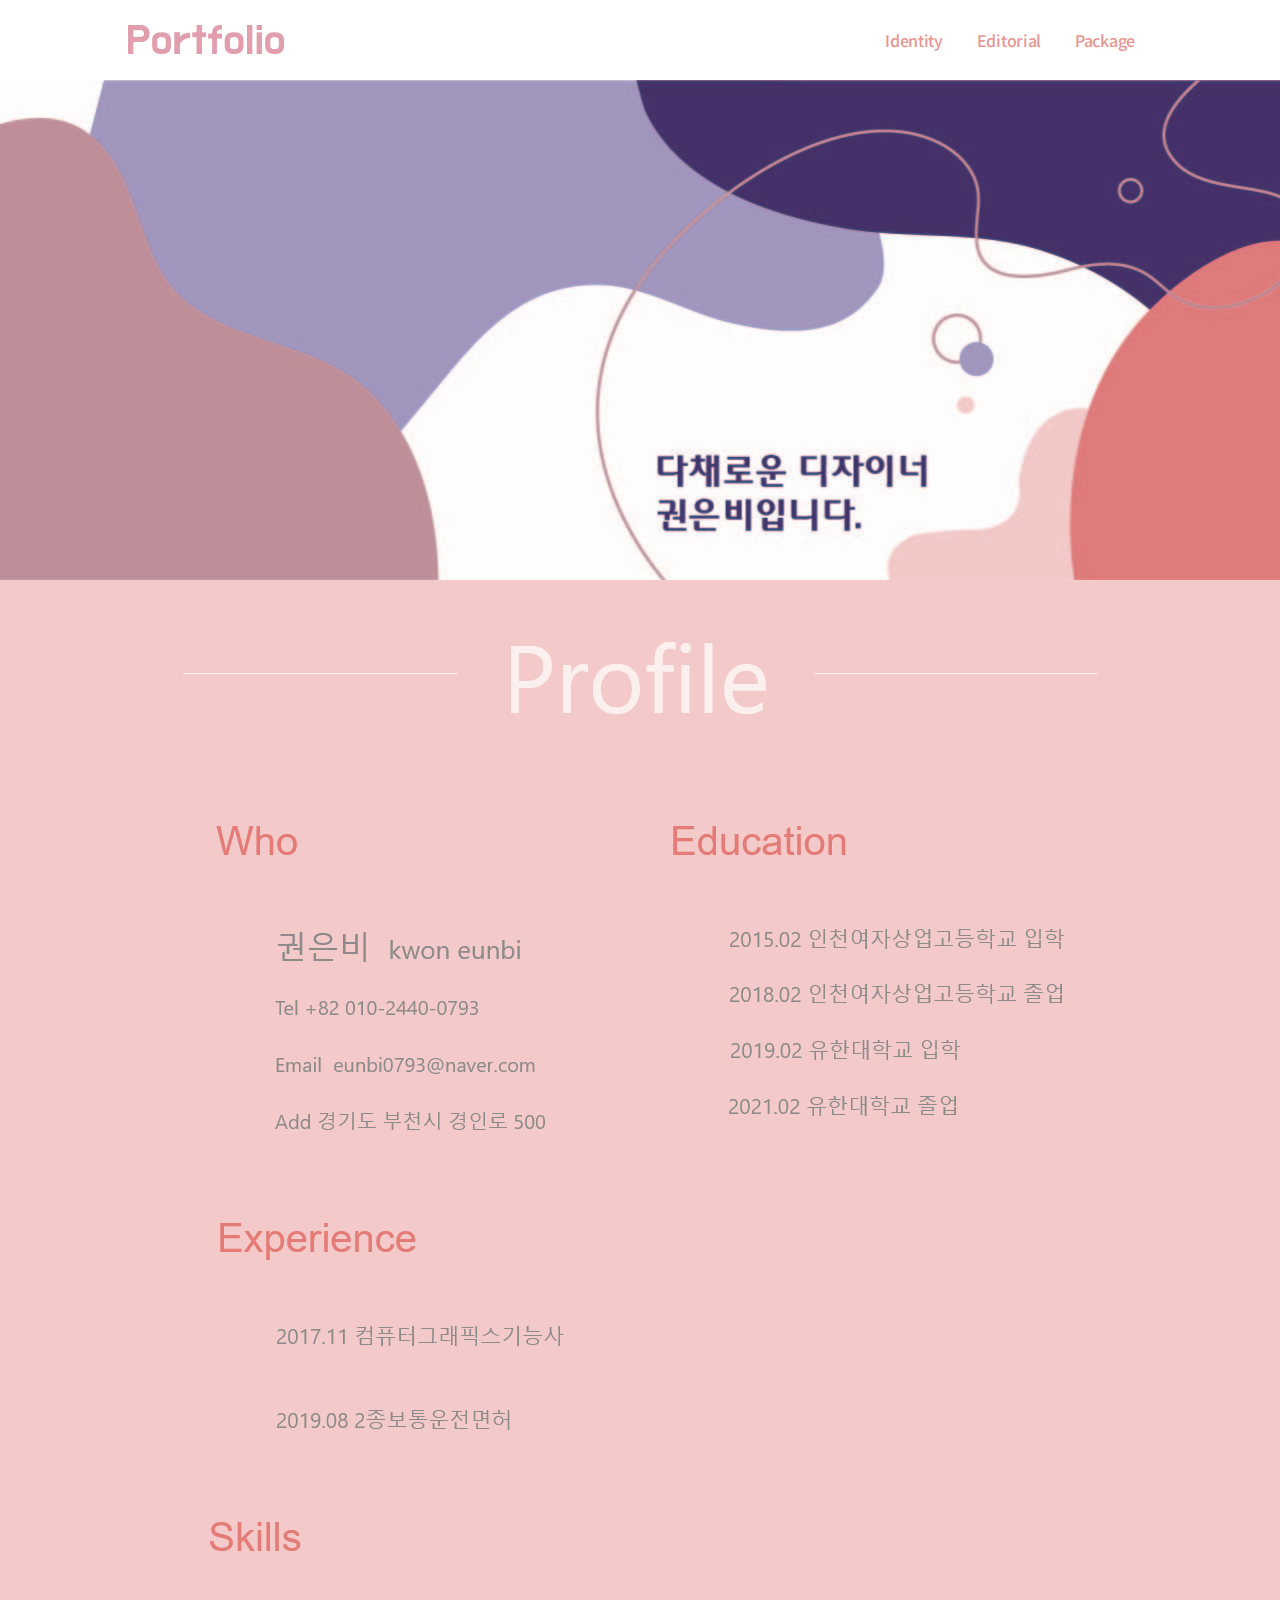
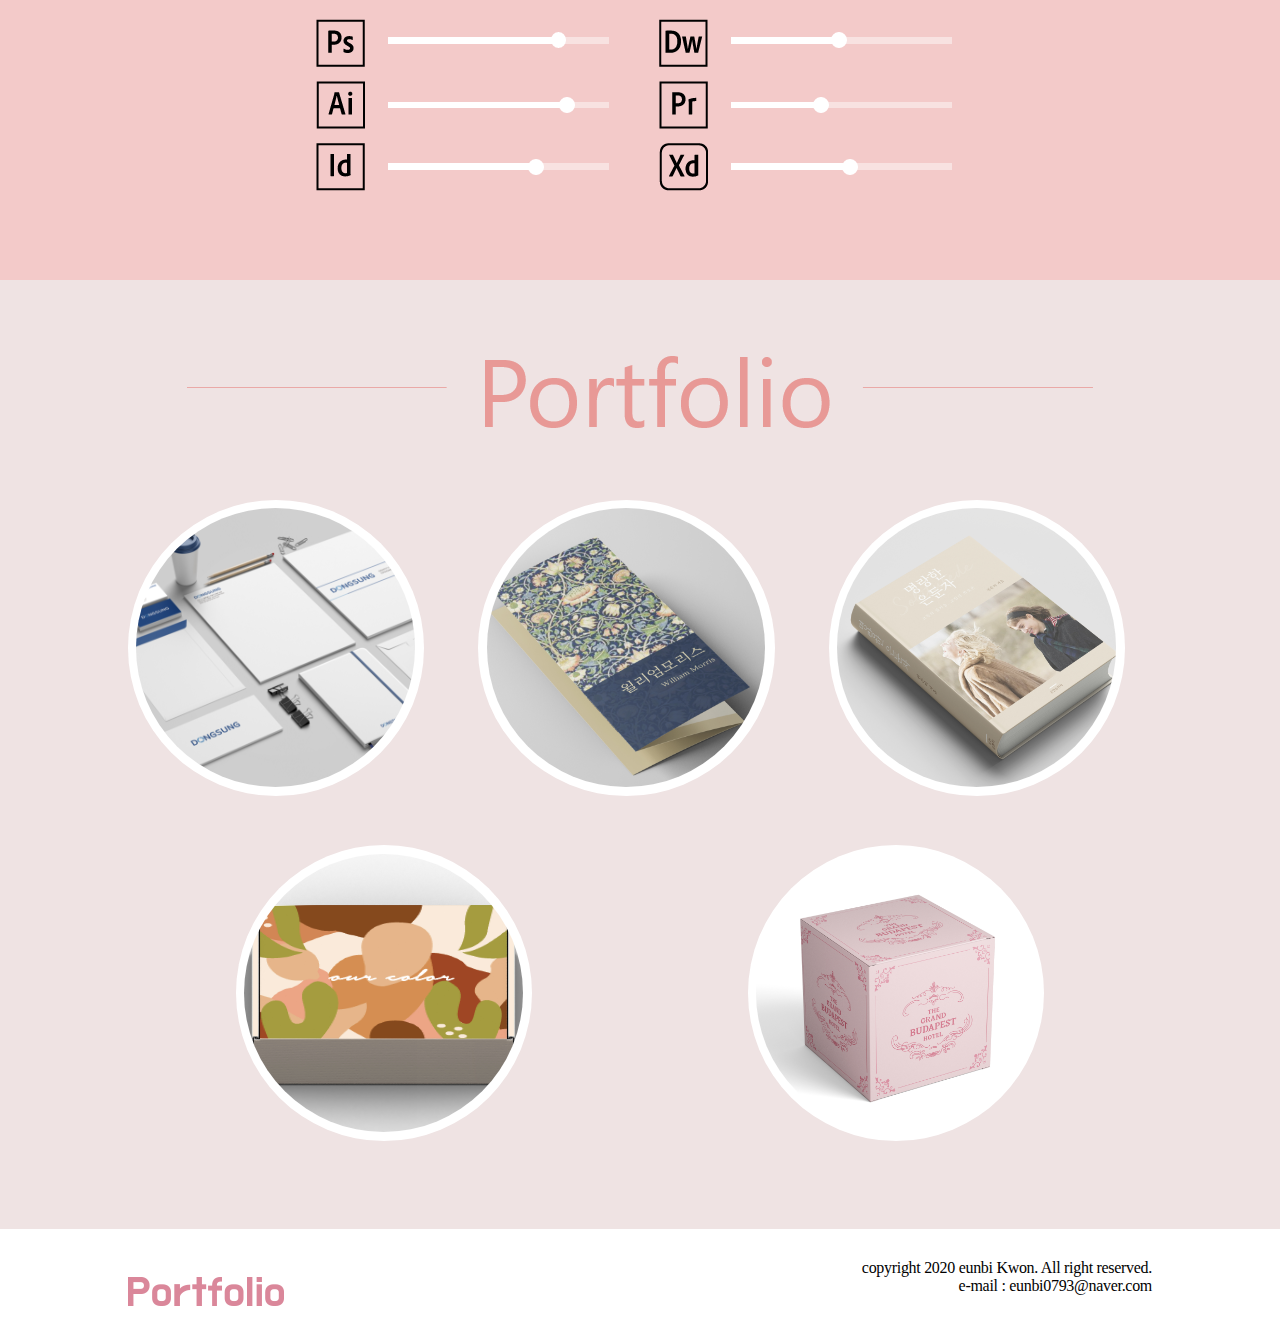
<file: index.html>
<!doctype html>
<html lang="ko" dir="ltr">
  <head>
    <meta charset="utf-8">
    <title>Portfolio</title>
    <link rel="stylesheet" href="css/style.css">
    <link rel="preconnect" href="https://fonts.gstatic.com">
  <link href="https://fonts.googleapis.com/css2?family=Noto+Sans+KR:wght@100&display=swap" rel="stylesheet">
  <script type="text/javascript"> var UserAgent = navigator.userAgent; if (UserAgent.match(/iPhone|ipad|Android|Windows CE|BlackBerry|Symbian|Windows Phone|webOS|Opera Mini|Opera Mobi|POLARIS|IEMobile|lgtelecom|nokia|SonyEricsson/i) != null || UserAgent.match(/LG|SAMSUNG|Samsung/) != null) { location.href = "m_index.html"; }
    </script>
  </head>
  <body>
    <header>
      <nav>
        <div class="logo"><a href="index.html">
          <img src="img/logo.png"></a>
        </div>
            <div class="menu">
          <ul>
            <li><a href="sub_01.html">Identity</a></li>
            <li><a href="sub_02.html">Editorial</a></li>
            <li><a href="sub_03.html">Package</a></li>
          </ul>
        </div>
      </nav>
    </header>

<section>
  <div class="keyvisual">
    <div class="keyvisual_wrap">
      <div class="keyvisual_title">
      </div>
        </div>
          </div>

      <div class="profile">
        <div class="profile_wrap">
          <div class="folio2"><img src="img/folio2.png"> </div>
        <div class="group"><img src="img/group.png" alt"who"> </div>
        <div class="profile_03"><img src="img/profile_03.png" alt"works"> </div>
        <div class="profile_04"><img src="img/profile_04.png" alt"skill"> </div>
    </div>
  </div>

  <div class="bottom">
      <div class="bot_tit"><img src="img/folio.png"></div>
      <div class="bot_wrap">
      <div class="bot_bt"><a href="sub_01.html"><img src="img/bt_01.png" alt=""></a></div><a href="sub_01.html">
      </a><div class="bot_bt"><a href="sub_01.html"></a><a href="sub_02.html"><img src="img/bt_02.png" alt=""></a></div><a href="sub_02.html">
      </a><div class="bot_bt"><a href="sub_02.html"></a><a href="sub_02.html"><img src="img/bt_03.png" alt=""></a></div><a href="sub_02.html">
    </a></div><a href="sub_02.html">
    </a><div class="bot_wrap"><a href="sub_02.html">
    </a><div class="bot_bt"><a href="sub_02.html"></a><a href="sub_03.html"><img src="img/bt_04.png" alt=""></a></div><a href="sub_03.html">
    </a><div class="bot_bt"><a href="sub_03.html"></a><a href="sub_03.html"><img src="img/bt_05.png" alt=""></a></div><a href="sub_03.html">
  </a></div><a href="sub_03.html">
  </a></div>
</section>


<footer>
  <div class="footer_wrap">
    <span class="footer_logo"><img src="img/logo.png" ,alt="footer">
    </span>
    <span class="footer_txt">copyright 2020 eunbi Kwon. All right reserved.<br> e-mail : eunbi0793@naver.com </span>
</div>
</footer>
  </body>
  </html>
</file>
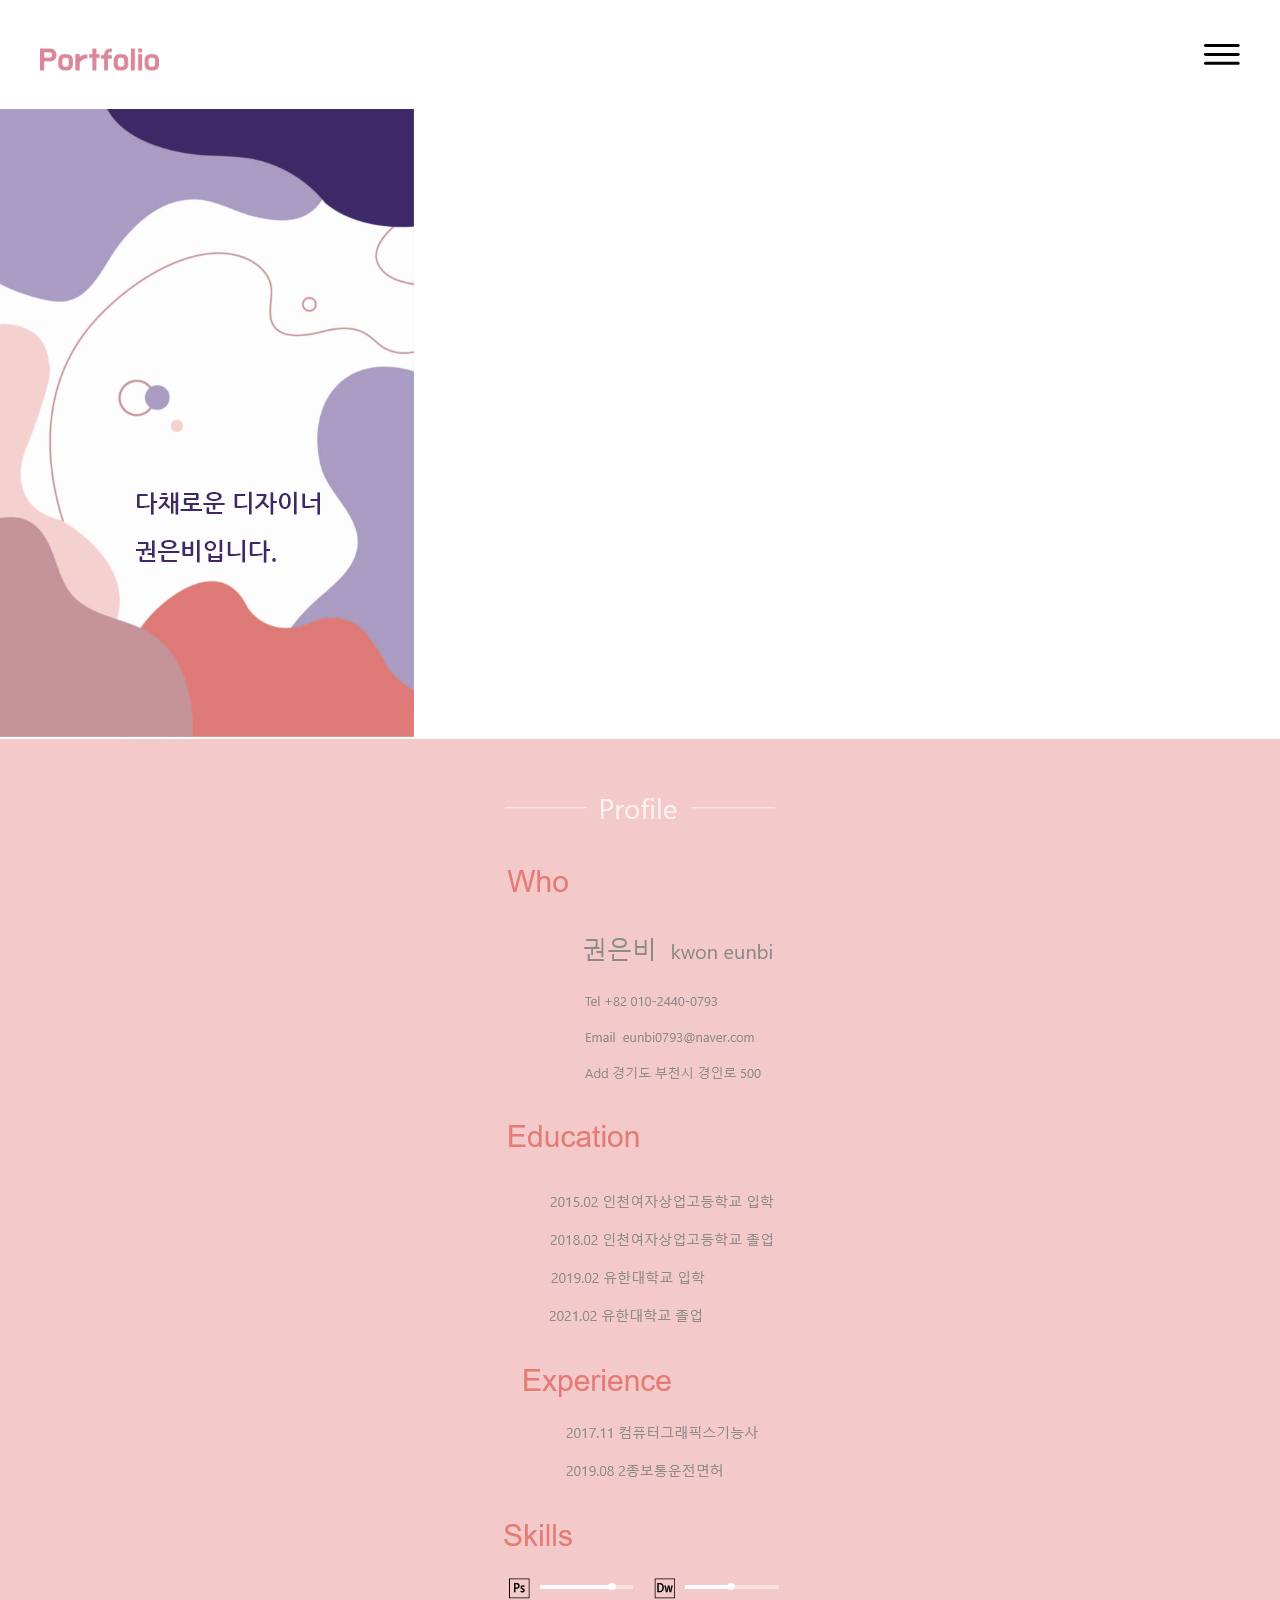
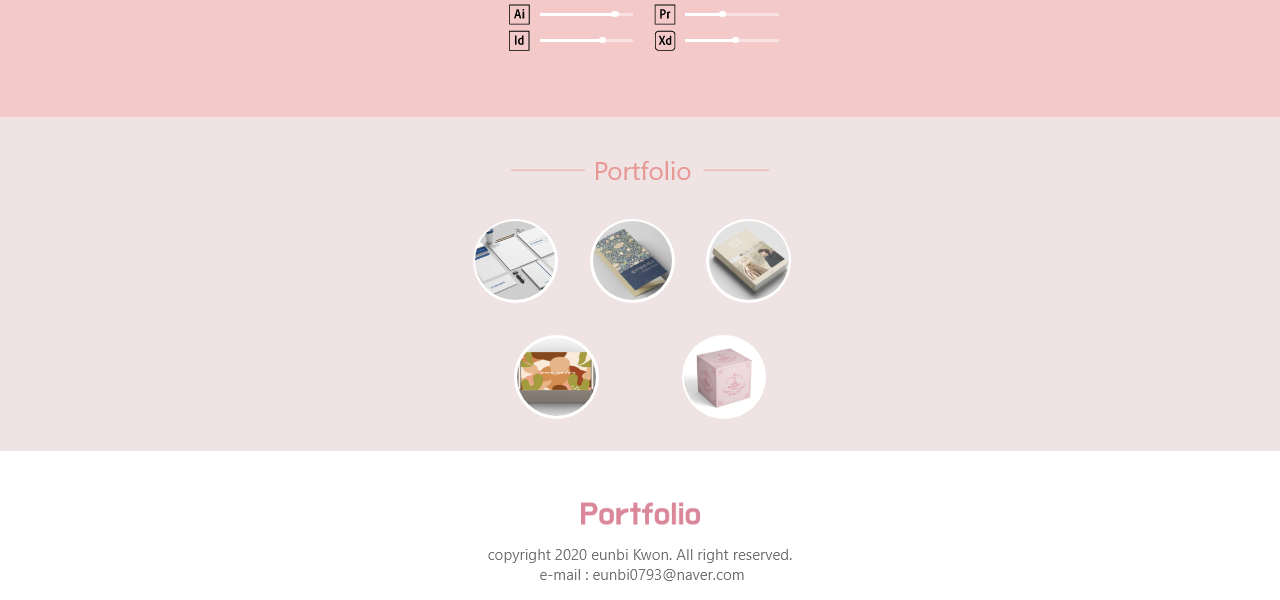
<file: m_index.html>
<!doctype html>
<html lang="ko" dir="ltr">
  <head>
    <meta charset="utf-8">
    <title>Portfolio</title>
    <meta name="viewport" content="width=414, user-scalable=no, target-density-dpi=device-dpi">
    <link rel="stylesheet" href="css/m_style.css">
    <link rel="stylesheet" href="css/aos.css">
    <script src="js/m_menu.js" defer></script>
    <link rel="preconnect" href="https://fonts.gstatic.com">
<link href="https://fonts.googleapis.com/css2?family=Noto+Sans+KR:wght@100;300;400;500;700;900&display=swap" rel="stylesheet">
    </head>
    <body>
      <header>
        <nav>
          <div class="logo"><a href="m_index.html"><img src="img/m_i_01_logo.png" alt="로고"> </a></div>
          <div class="menu"><img src="img/m_i_01_menu.png" alt="메뉴"> </div>
        </nav>
        <div class="nav_menu">
          <ul>
            <li><a href="m_sub01.html">Identity</a></li>
            <li><a href="m_sub02.html">Editorial</a></li>
            <li><a href="m_sub03.html">Package</a></li>

          </ul>
        </div>
      </header>

      <section>
        <div class="top">
          <img src="img/m_i_01_keyvisual.png">
        </div>
        <div class="profile">
          <div class="pf"><img src="img/m_i_01_profile.png"></div>
          <div class="pf_01"><img src="img/m_i_01_who.png"></div>
          <div class="pf_02"><img src="img/m_i_01_edu.png"></div>
          <div class="pf_03"><img src="img/m_i_01_ex.png"></div>
          <div class="pf_04"><img src="img/m_i_01_sk.png"></div>
        </div>

        <div class="bottom">
            <div class="bot_tit"><img src="img/m_i_01_profolio.png"></div>
            <div class="bot_wrap">
            <div class="bot_bt"><a href="m_sub01.html"><img src="img/m_i_01_pro_01.png" alt=""></a></div><a href="m_sub01.html">
            </a><div class="bot_bt"><a href="m_sub01.html"></a><a href="m_sub02.html"><img src="img/m_i_01_pro_02.png" alt=""></a></div><a href="m_sub02.html">
            </a><div class="bot_bt"><a href="m_sub02.html"></a><a href="m_sub02.html"><img src="img/m_i_01_pro_03.png" alt=""></a></div><a href="m_sub02.html">
          </a></div><a href="m_sub02.html">
          </a><div class="bot_wrap"><a href="m_sub02.html">
          </a><div class="bot_bt"><a href="m_sub02.html"></a><a href="m_sub03.html"><img src="img/m_i_01_pro_04.png" alt=""></a></div><a href="m_sub03.html">
          </a><div class="bot_bt"><a href="sub03.html"></a><a href="m_sub03.html"><img src="img/m_i_01_pro_05.png" alt=""></a></div><a href="m_sub03.html">
        </a></div><a href="m_sub03.html">
        </a></div>

      </section>

      <footer>
        <img src="img/m_i_01_footer.png">


      </footer>

      <script type="text/javascript" src="js/aos.js"></script>
      <script>
        AOS.init({
          easing: 'ease-in-out-sine'
        })
      </script>
      </body>
      </html>
</file>
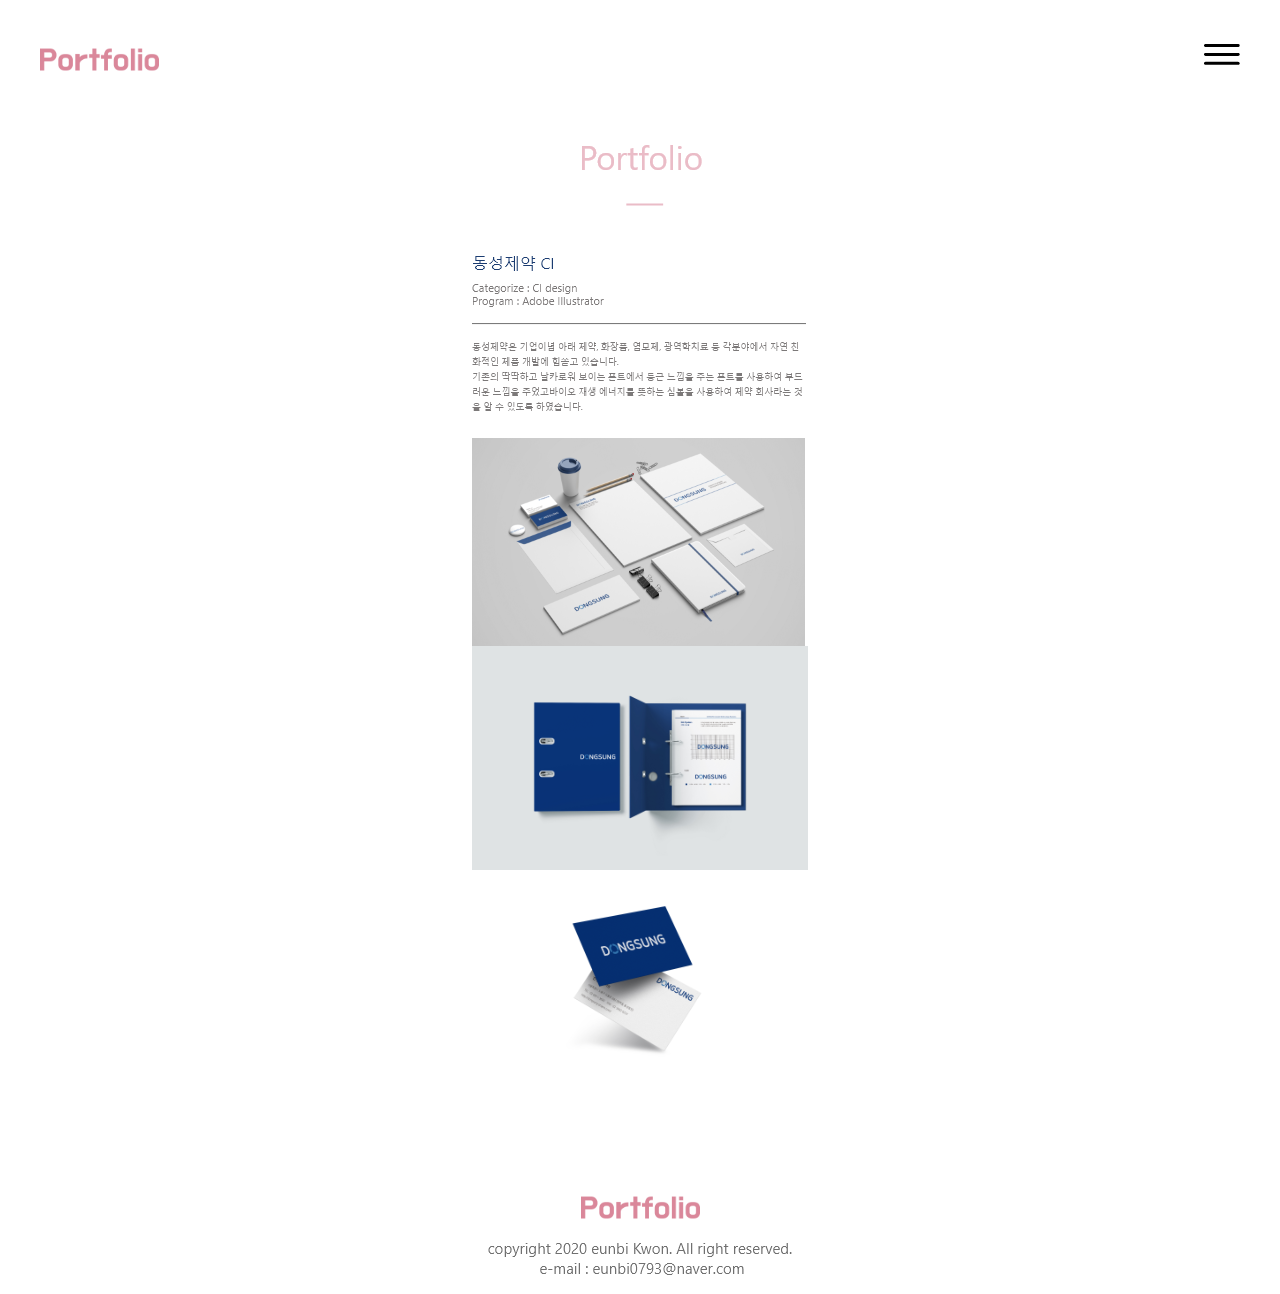
<file: m_sub01.html>
<!doctype html>
<html lang="ko" dir="ltr">
  <head>
    <meta charset="utf-8">
    <title>Portfolio</title>
    <meta name="viewport" content="width=414, user-scalable=no, target-density-dpi=device-dpi">
    <link rel="stylesheet" href="css/m_style.css">
    <link rel="stylesheet" href="css/aos.css">
    <script src="js/m_menu.js" defer></script>
    <link rel="preconnect" href="https://fonts.gstatic.com">
<link href="https://fonts.googleapis.com/css2?family=Noto+Sans+KR:wght@100;300;400;500;700;900&display=swap" rel="stylesheet">
    </head>
    <body>
      <header>
        <nav>
          <div class="logo"><a href="m_index.html"><img src="img/m_i_01_logo.png" alt="로고"> </a></div>
          <div class="menu"><img src="img/m_i_01_menu.png" alt="메뉴"> </div>
        </nav>
        <div class="nav_menu">
          <ul>
            <li><a href="m_sub01.html">Identity</a></li>
            <li><a href="m_sub02.html">Editorial</a></li>
            <li><a href="m_sub03.html">Package</a></li>

          </ul>
        </div>
      </header>

      <section>

        <div class="sub_01_cont">
          <img src="img/m_i_02.png" alt="아이덴티티">
        </div>
      </section>

      <footer>
        <img src="img/m_i_01_footer.png">


      </footer>

      <script type="text/javascript" src="js/aos.js"></script>
      <script>
        AOS.init({easing : 'ease-in-out-sine'})
      </script>
      </body>
      </html>
</file>
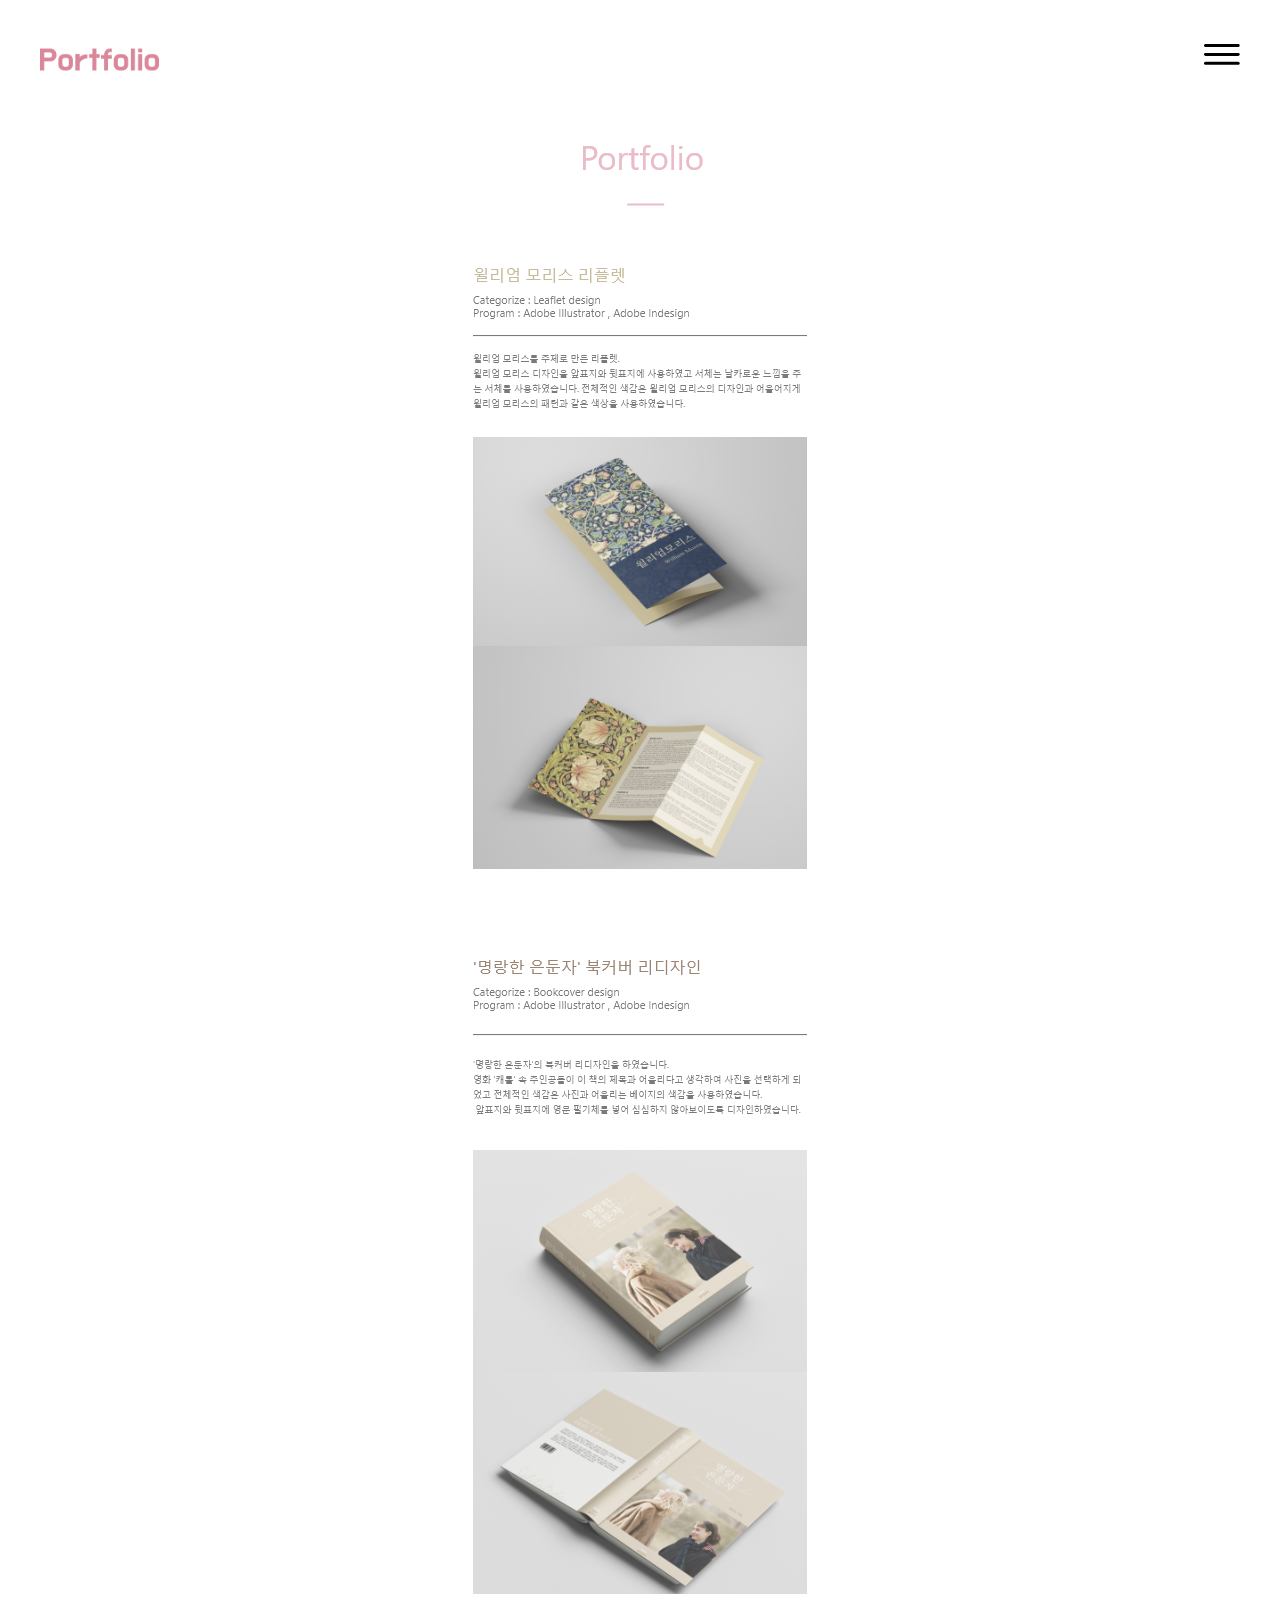
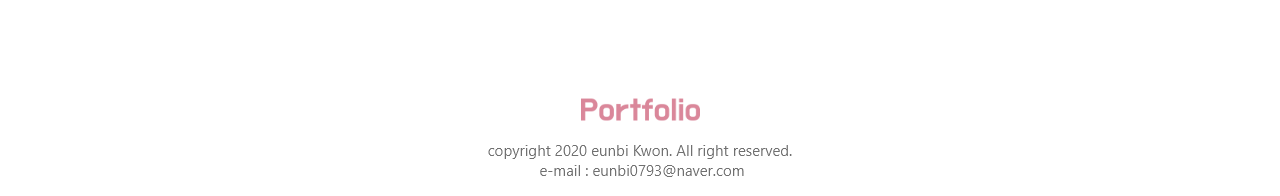
<file: m_sub02.html>
<!doctype html>
<html lang="ko" dir="ltr">
  <head>
    <meta charset="utf-8">
    <title>Portfolio</title>
    <meta name="viewport" content="width=414, user-scalable=no, target-density-dpi=device-dpi">
    <link rel="stylesheet" href="css/m_style.css">
    <link rel="stylesheet" href="css/aos.css">
    <script src="js/m_menu.js" defer></script>
    <link rel="preconnect" href="https://fonts.gstatic.com">
<link href="https://fonts.googleapis.com/css2?family=Noto+Sans+KR:wght@100;300;400;500;700;900&display=swap" rel="stylesheet">
    </head>
    <body>
      <header>
        <nav>
          <div class="logo"><a href="m_index.html"><img src="img/m_i_01_logo.png" alt="로고"> </a></div>
          <div class="menu"><img src="img/m_i_01_menu.png" alt="메뉴"> </div>
        </nav>
        <div class="nav_menu">
          <ul>
            <li><a href="m_sub01.html">Identity</a></li>
            <li><a href="m_sub02.html">Editorial</a></li>
            <li><a href="m_sub03.html">Package</a></li>

          </ul>
        </div>
      </header>

      <section>
          <div class="sub_02_cont">
            <img src="img/m_i_03.png" alt="편집디자인">
          </div>

      </section>

      <footer>
        <img src="img/m_i_01_footer.png">


      </footer>

      <script type="text/javascript" src="js/aos.js"></script>
      <script>
        AOS.init({easing : 'ease-in-out-sine'})
      </script>
      </body>
      </html>
</file>
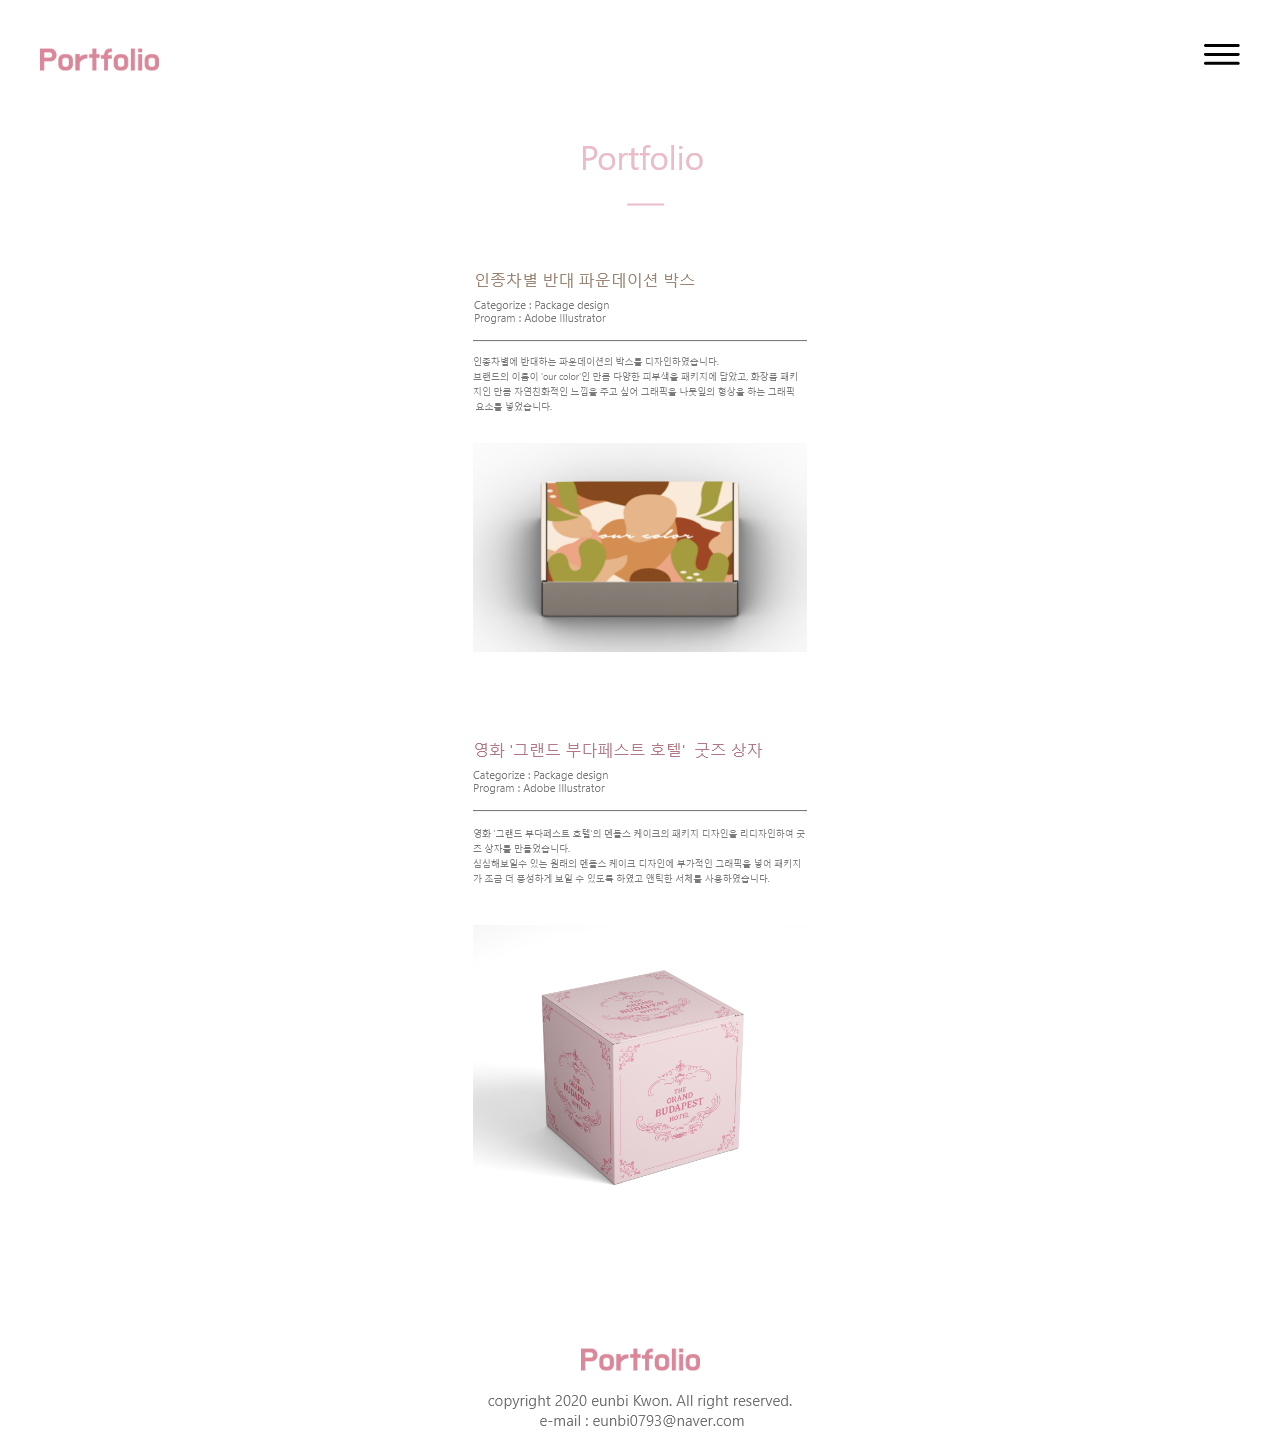
<file: m_sub03.html>
<!doctype html>
<html lang="ko" dir="ltr">
  <head>
    <meta charset="utf-8">
    <title>Portfolio</title>
    <meta name="viewport" content="width=414, user-scalable=no, target-density-dpi=device-dpi">
    <link rel="stylesheet" href="css/m_style.css">
    <link rel="stylesheet" href="css/aos.css">
    <script src="js/m_menu.js" defer></script>
    <link rel="preconnect" href="https://fonts.gstatic.com">
<link href="https://fonts.googleapis.com/css2?family=Noto+Sans+KR:wght@100;300;400;500;700;900&display=swap" rel="stylesheet">
    </head>
    <body>
      <header>
        <nav>
          <div class="logo"><a href="m_index.html"><img src="img/m_i_01_logo.png" alt="로고"> </a></div>
          <div class="menu"><img src="img/m_i_01_menu.png" alt="메뉴"> </div>
        </nav>
        <div class="nav_menu">
          <ul>
            <li><a href="m_sub01.html">Identity</a></li>
            <li><a href="m_sub02.html">Editorial</a></li>
            <li><a href="m_sub03.html">Package</a></li>

          </ul>
        </div>
      </header>

      <section>
        <div class="sub_03_cont">
          <img src="img/m_i_04.png" alt="패키지">
        </div>

      </section>

      <footer>
        <img src="img/m_i_01_footer.png">


      </footer>

      <script type="text/javascript" src="js/aos.js"></script>
      <script>
        AOS.init({easing : 'ease-in-out-sine'})
      </script>
      </body>
      </html>
</file>
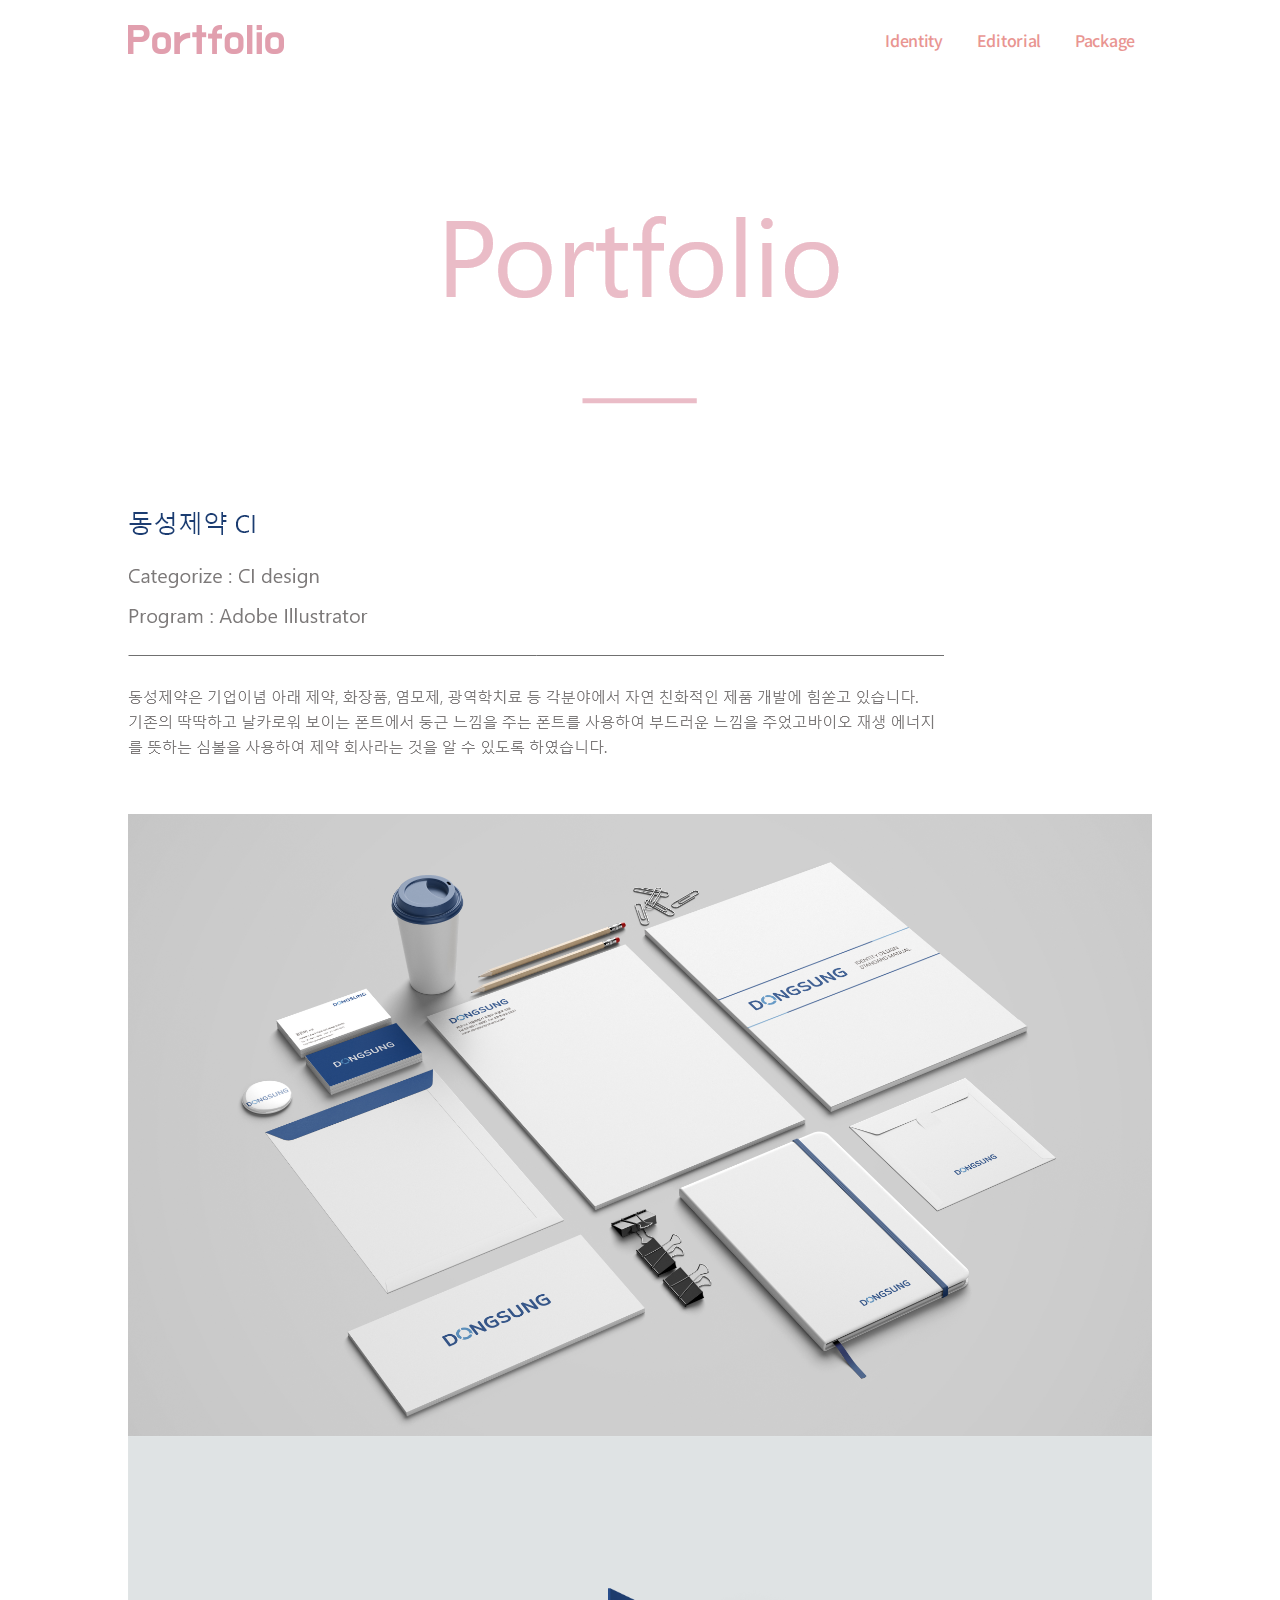
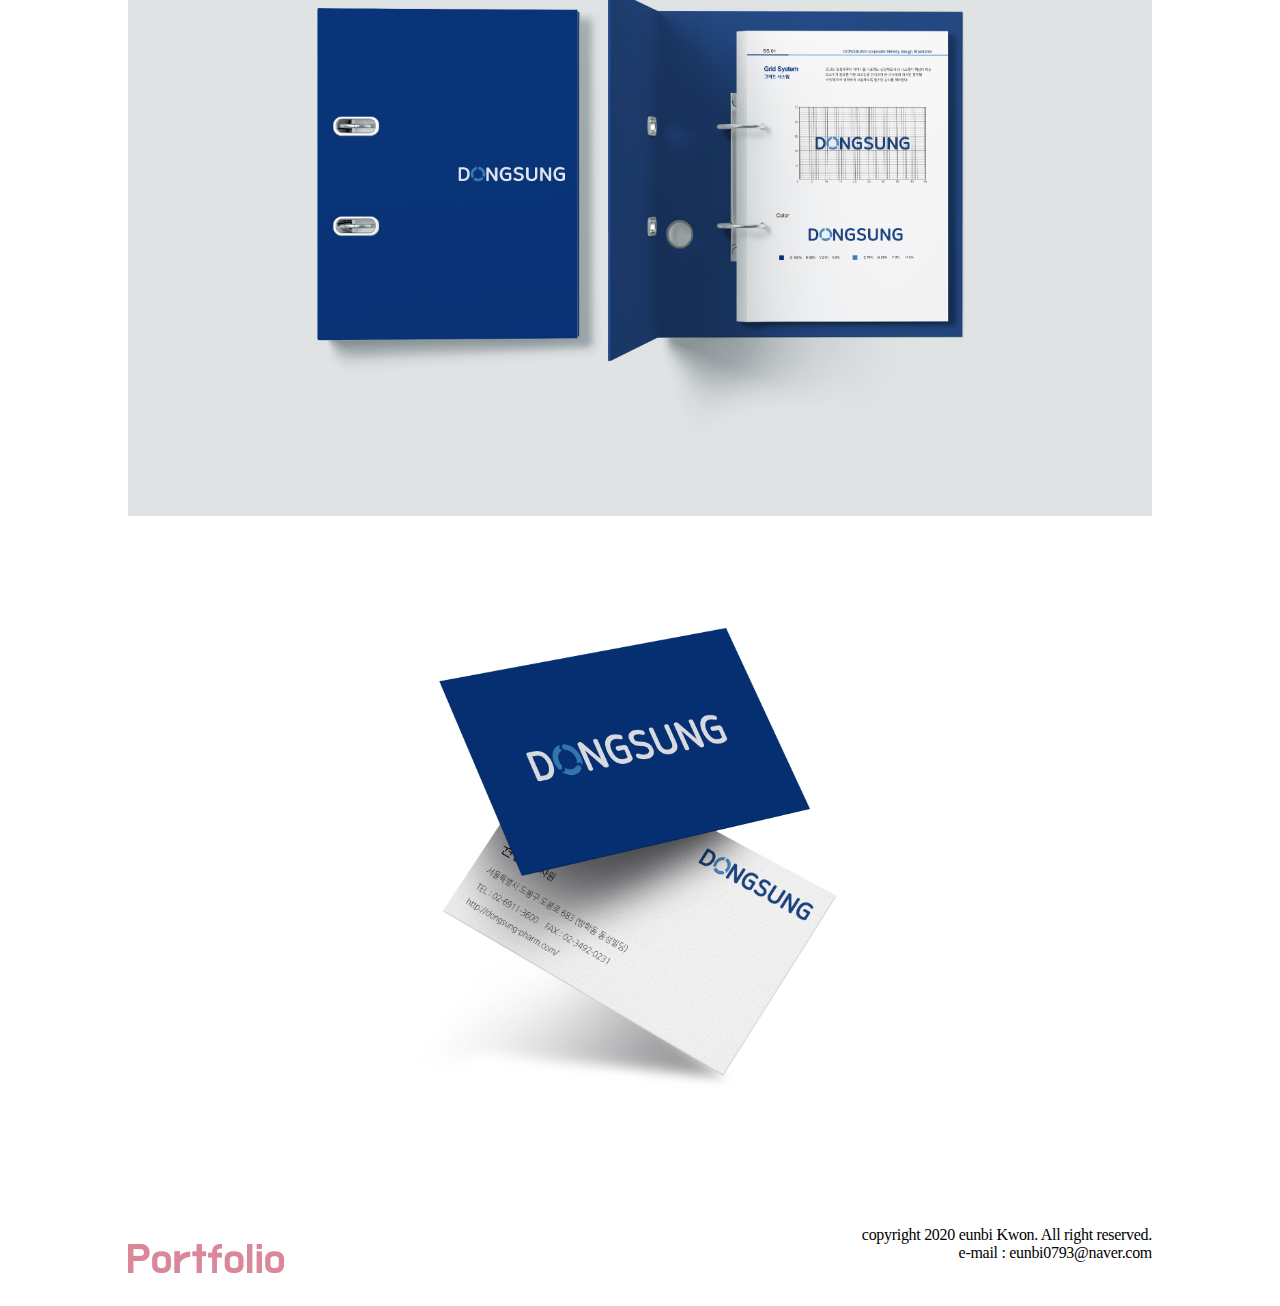
<file: sub_01.html>
<!doctype html>
<html lang="ko" dir="ltr">
  <head>
    <meta charset="utf-8">
    <title>Portfolio</title>
    <link rel="stylesheet" href="css/style.css">
    <link rel="preconnect" href="https://fonts.gstatic.com">
  <link href="https://fonts.googleapis.com/css2?family=Noto+Sans+KR:wght@100&display=swap" rel="stylesheet">
  </head>
  <body>
    <header>
      <nav>
        <div class="logo"><a href="index.html">
          <img src="img/logo.png"></a>
        </div>
            <div class="menu">
          <ul>
            <li><a href="sub_01.html">Identity</a></li>
            <li><a href="sub_02.html">Editorial</a></li>
            <li><a href="sub_03.html">Package</a></li>
          </ul>
        </div>
      </nav>
    </header>

<section>
    <div class="sub_01_folio"><img src="img/sub_01_folio.png"> </div>
<div class="sub01_cont01">
 <div class="sub01_cont01_img">
    <img src="img/ci(2).png">
    <img src="img/ci_01.png">
  </div>
</div>

<div class="sub01_cont02">
 <div class="sub01_cont02_img">
   <img src="img/ci_02.png">
 </div>
</div>

<div class="sub01_cont03">
 <div class="sub01_cont03_img">
   <img src="img/ci_03.png">
 </div>
</div>

</section>


<footer>
  <div class="footer_wrap">
    <span class="footer_logo"><img src="img/logo.png" alt="footer">
    </span>
    <span class="footer_txt">copyright 2020 eunbi Kwon. All right reserved.<br> e-mail : eunbi0793@naver.com
     </span>
</div>
</footer>
  </body>
  </html>
</file>
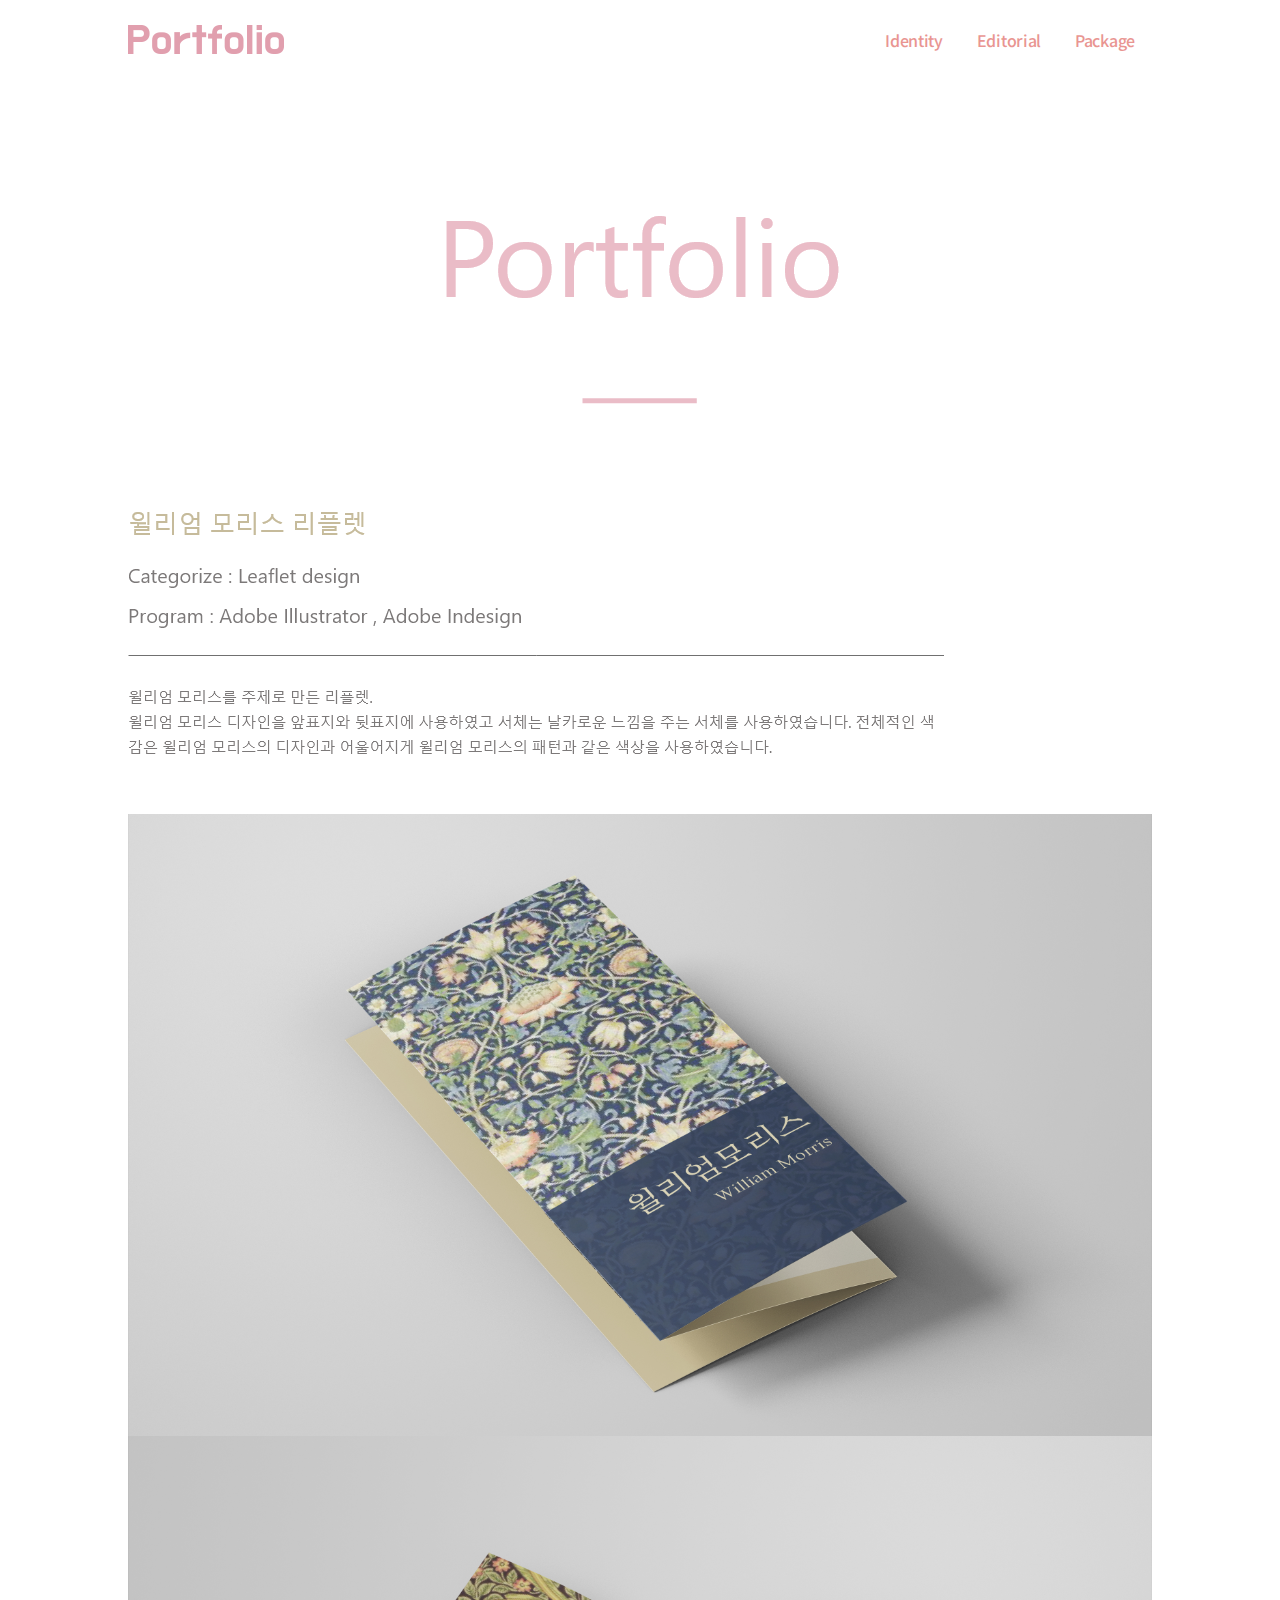
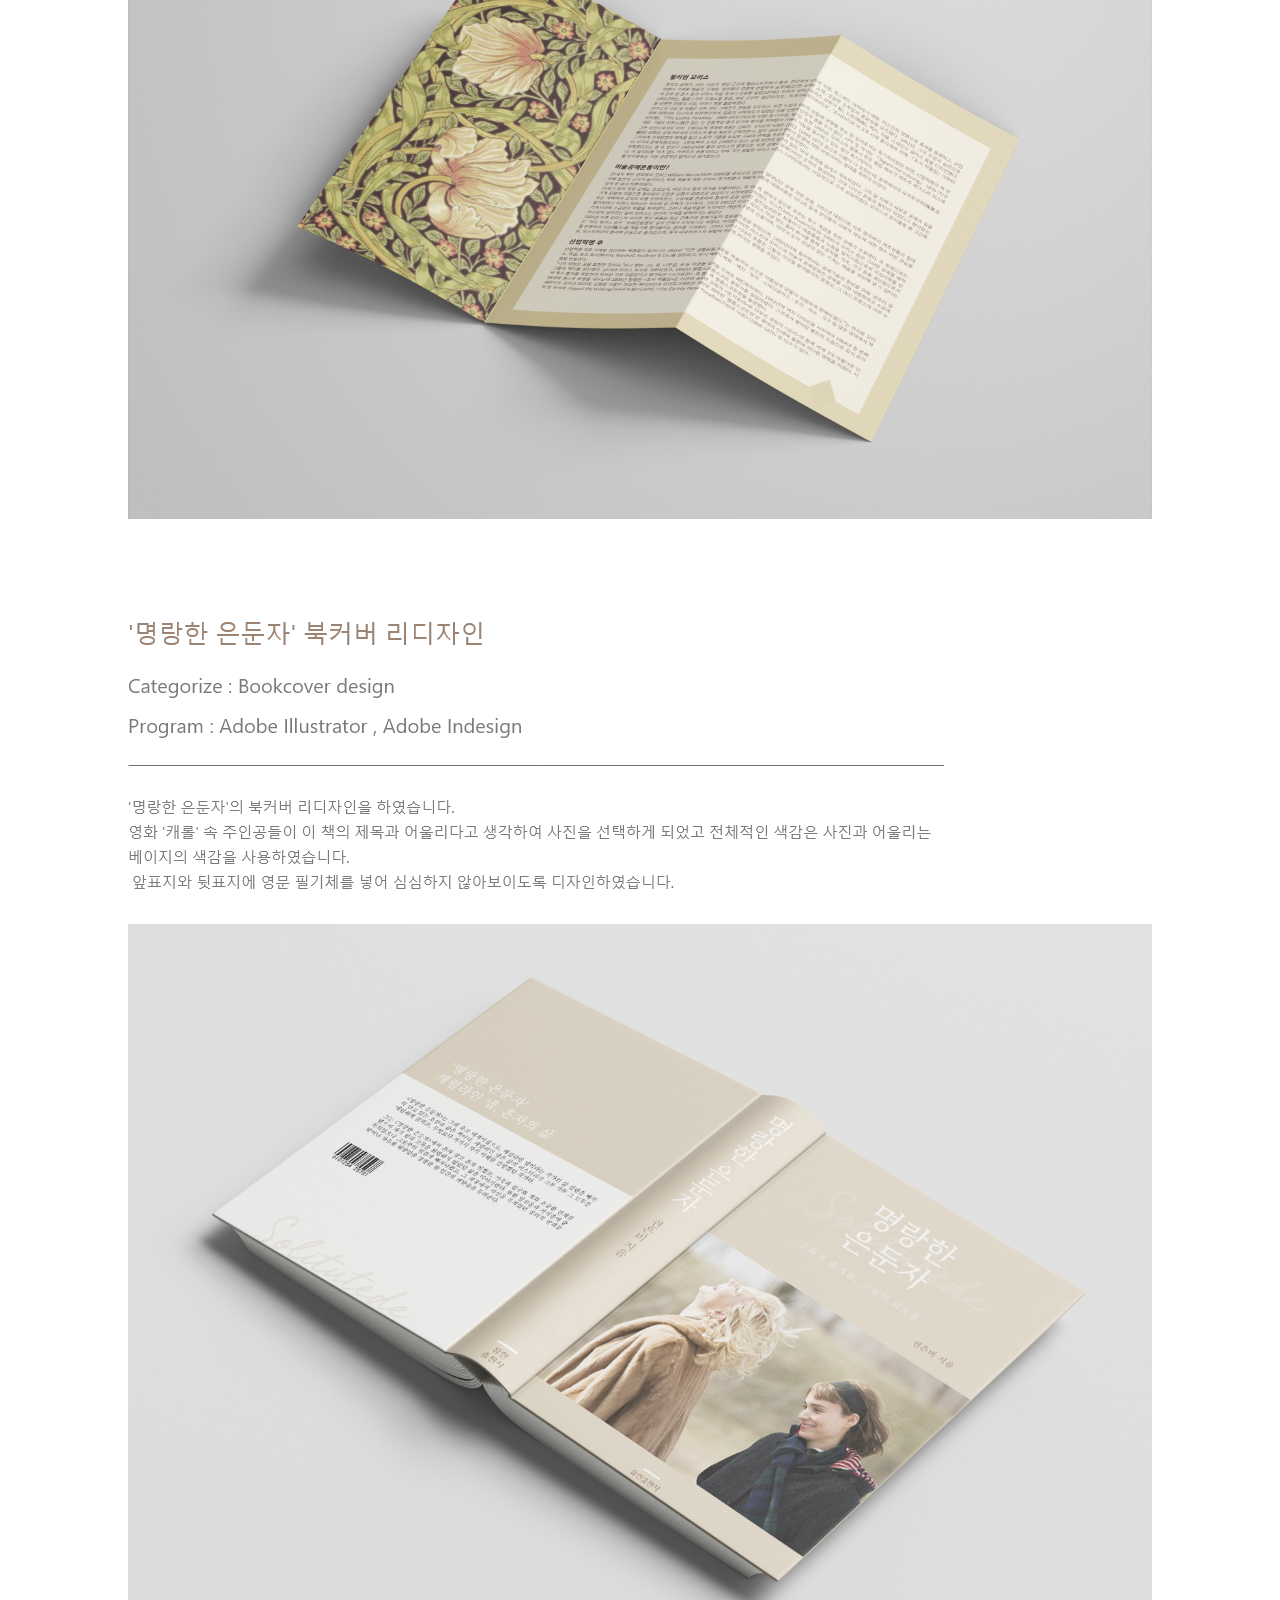
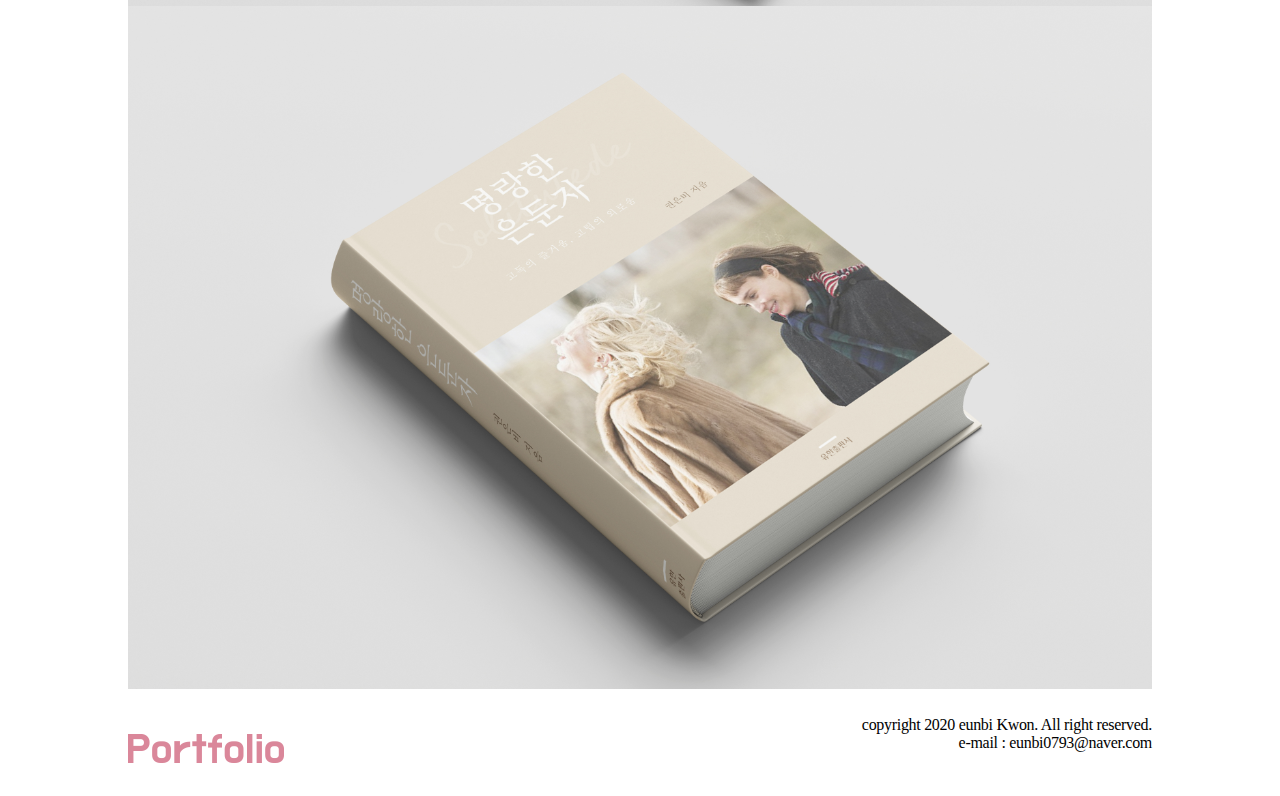
<file: sub_02.html>
<!doctype html>
<html lang="ko" dir="ltr">
  <head>
    <meta charset="utf-8">
    <title>Portfolio</title>
    <link rel="stylesheet" href="css/style.css">
    <link rel="preconnect" href="https://fonts.gstatic.com">
  <link href="https://fonts.googleapis.com/css2?family=Noto+Sans+KR:wght@100&display=swap" rel="stylesheet">
  </head>
  <body>
    <header>
      <nav>
        <div class="logo"><a href="index.html">
          <img src="img/logo.png"></a>
        </div>
            <div class="menu">
          <ul>
            <li><a href="sub_01.html">Identity</a></li>
            <li><a href="sub_02.html">Editorial</a></li>
            <li><a href="sub_03.html">Package</a></li>
          </ul>
        </div>
      </nav>
    </header>

<section>
    <div class="sub_01_folio"><img src="img/sub_01_folio.png"> </div>
<div class="sub02_cont01">
 <div class="sub02_cont01_img">
    <img src="img/ide_01.png">
    <img src="img/leaflet_01.png">
  </div>
</div>

<div class="sub02_cont02">
 <div class="sub02_cont02_img">
   <img src="img/leaflet_02.png">
 </div>
</div>

<div class="sub02_cont03">
 <div class="sub02_cont03_img">
     <img src="img/ide_02.png">
   <img src="img/bookcover_01.png">
 </div>
</div>

<div class="sub02_cont04">
 <div class="sub02_cont04_img">
   <img src="img/bookcover_02.png">
 </div>
</div>

</section>


<footer>
  <div class="footer_wrap">
    <span class="footer_logo"><img src="img/logo.png" alt="footer">
    </span>
    <span class="footer_txt">copyright 2020 eunbi Kwon. All right reserved.<br> e-mail : eunbi0793@naver.com
     </span>
</div>
</footer>
  </body>
  </html>
</file>
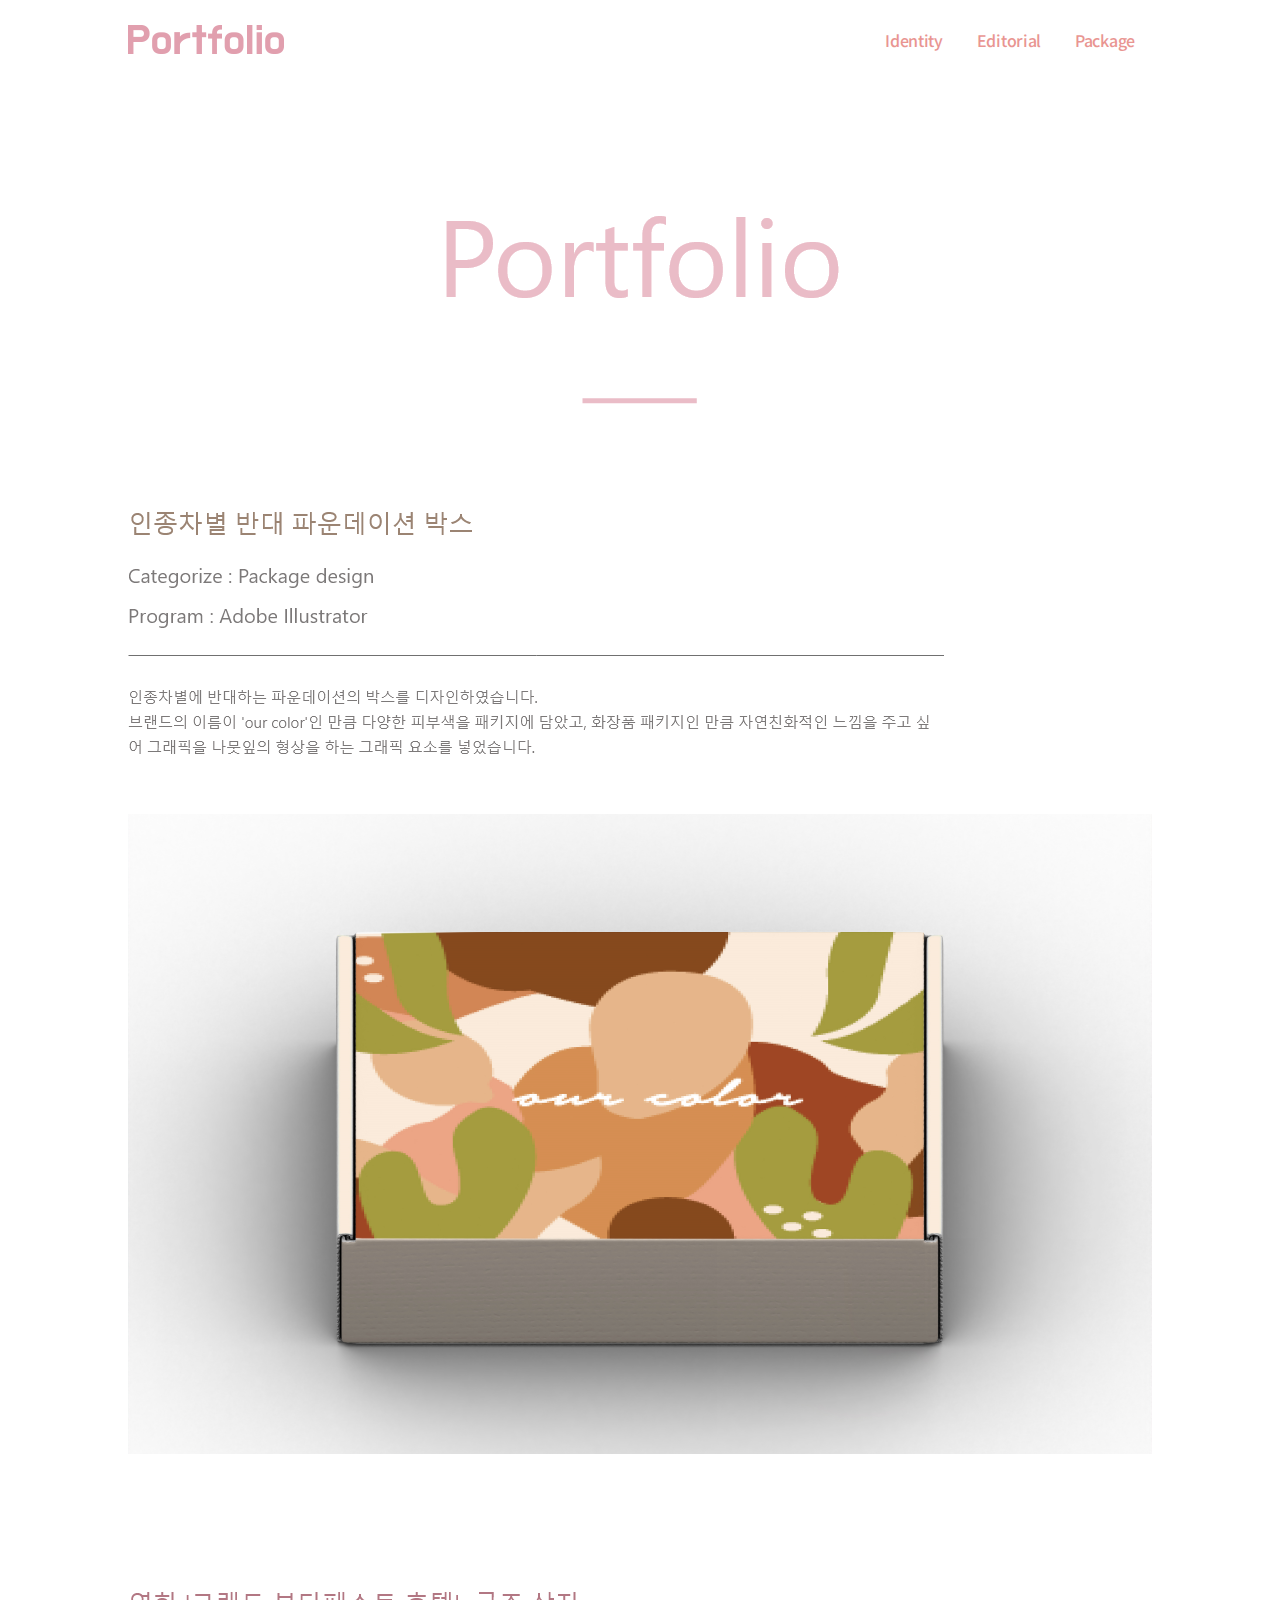
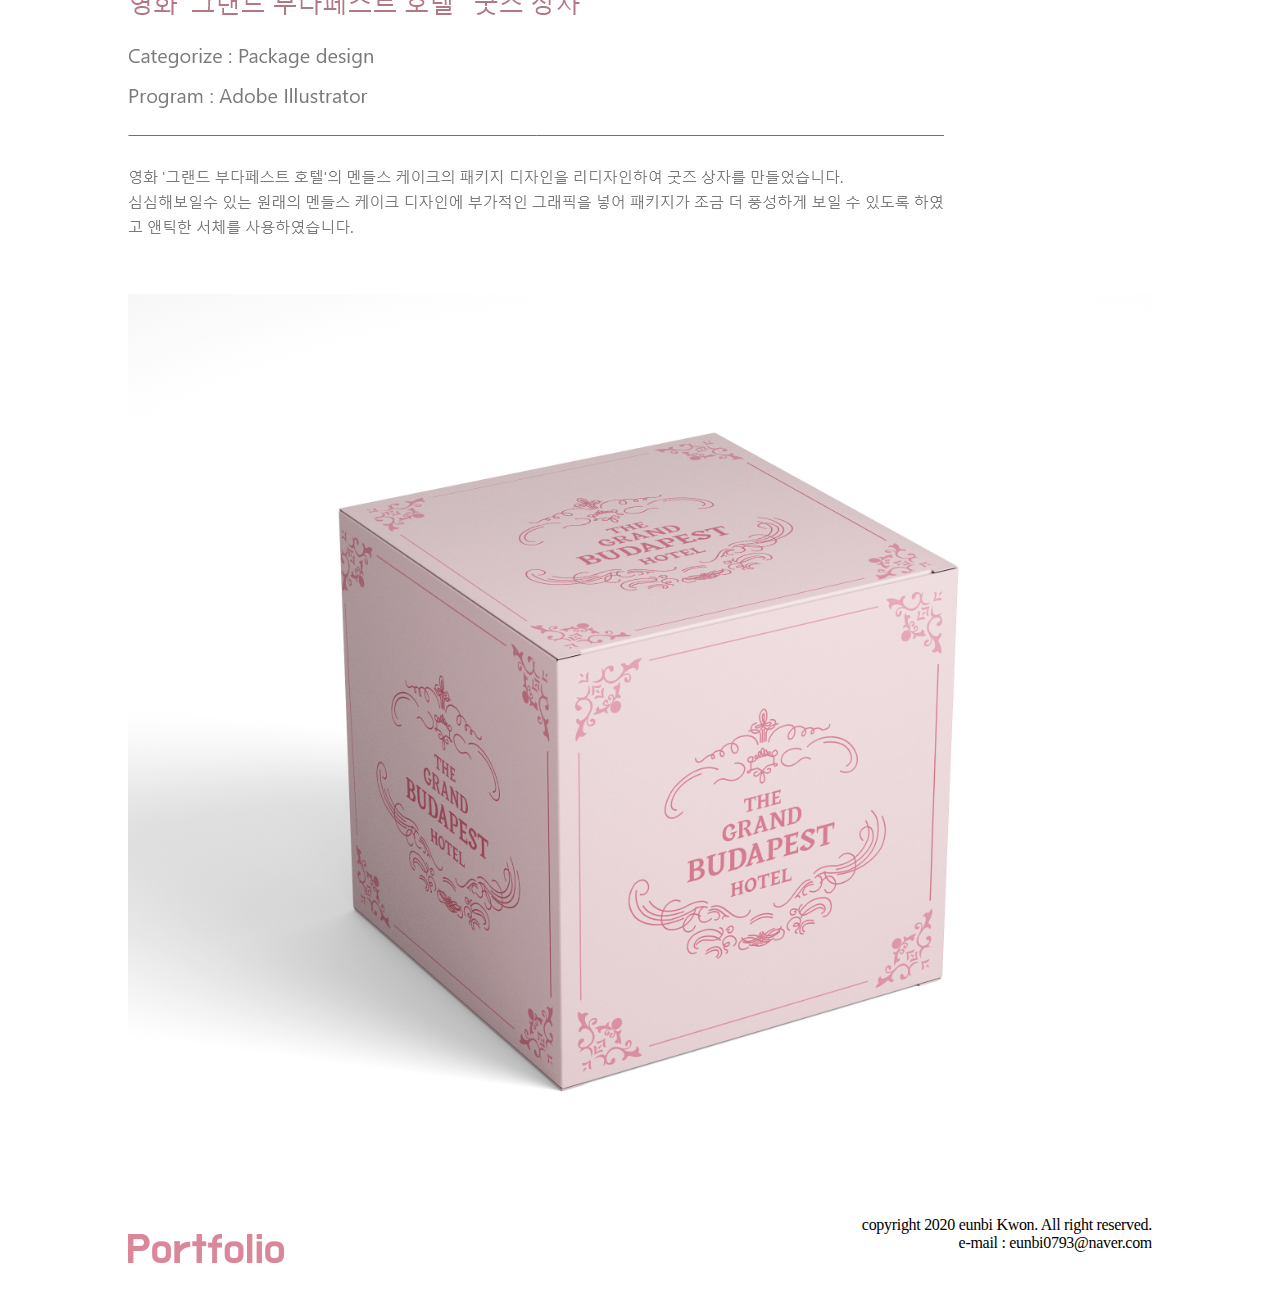
<file: sub_03.html>
<!doctype html>
<html lang="ko" dir="ltr">
  <head>
    <meta charset="utf-8">
    <title>Portfolio</title>
    <link rel="stylesheet" href="css/style.css">
    <link rel="preconnect" href="https://fonts.gstatic.com">
  <link href="https://fonts.googleapis.com/css2?family=Noto+Sans+KR:wght@100&display=swap" rel="stylesheet">
  </head>
  <body>
    <header>
      <nav>
        <div class="logo"><a href="index.html">
          <img src="img/logo.png"></a>
        </div>
            <div class="menu">
          <ul>
            <li><a href="sub_01.html">Identity</a></li>
            <li><a href="sub_02.html">Editorial</a></li>
            <li><a href="sub_03.html">Package</a></li>
          </ul>
        </div>
      </nav>
    </header>

<section>
    <div class="sub_01_folio"><img src="img/sub_01_folio.png"> </div>
<div class="sub03_cont01">
 <div class="sub03_cont01_img">
    <img src="img/pack_01.png">
    <img src="img/box_01.png">
  </div>
</div>

<div class="sub03_cont02">
 <div class="sub03_cont02_img">
   <img src="img/pack_02.png">
    <img src="img/box_02.png">
 </div>
</div>

</section>


<footer>
  <div class="footer_wrap">
    <span class="footer_logo"><img src="img/logo.png" alt="footer">
    </span>
    <span class="footer_txt">copyright 2020 eunbi Kwon. All right reserved.<br> e-mail : eunbi0793@naver.com
     </span>
</div>
</footer>
  </body>
  </html>
</file>
<file: css/style.css>
*{margin: 0;}
html{font-size: 10px; background-color:#ffffff;}
body{font-size: 1rem;}
a{text-decoration: none;}

header{position: fixed;background-color: #ffffff; width: 100%;height: 8rem; z-index: 9999; opacity: 0.8;}
header > nav{margin: auto; width: 102.4rem; height: 8rem; display: flex; justify-content: space-between; align-items: center;}

header > nav > .menu {display: inline-block;}
header > nav > .menu > ul {list-style: none;}
header > nav > .menu > ul > li {float: left; margin: 0rem 1.7rem;}
header > nav > .menu > ul > li > a {color: #E47B76; font-family: 'Noto Sans KR', sans-serif;font-size: 1.6rem; font-weight: 500; letter-spacing: -0.03rem;}
header > nav > .menu > ul > li > a:hover {color:#8B3C38;}

section{padding-top: 8rem;}
section > .keyvisual {margin: auto;position: relative; background-image: url('../img/keyvisual.png'); height: 50rem; text-align: center; width: 1920px;}
section > .keyvisual > .keyvisual_wrap {margin: auto; width: 1920px; height: 500px;}
section > .keyvisual > .keyvisual_wrap > .keyvisual_title{padding-top: 19rem; text-align: center;}

section > .profile > .profile_wrap {margin: auto; height: 130rem;background-color: #F3CAC9;}
section > .profile > .profile_wrap > .folio2 {padding-top: 3rem;text-align: center;margin: auto; width: 102.4rem;}
section > .profile > .profile_wrap > .group {padding-top: 8rem;text-align: center;margin: auto;}
section > .profile > .profile_wrap > .profile_03 {margin-top: 8rem; margin-left: -50rem;text-align: center;}
section > .profile > .profile_wrap > .profile_04 {margin-top: 8rem; margin-left: -12rem; text-align: center;}

section > .bottom{background-color: #EFE3E3; height: 94.9rem;}
section > .bottom > .bot_tit{margin: auto; text-align: center; width: 102.4rem; padding-top: 4.4rem;}
section > .bottom > .bot_wrap{margin: auto; width: 102.4rem; display: flex;justify-content: space-between; align-items: center; padding-top: 4.7rem;}

/*------sub page 01------*/
section > .sub_01_folio{padding: 10rem;margin: auto; text-align: center; width: 102.4rem;}
section > .sub01_cont01{background-color: #ffffff; height:93rem;}
section > .sub01_cont01 > .sub01_cont01_img{margin: auto; width: 102.4rem;}

section > .sub01_cont02{background-color: #ffffff;height:68rem;}
section > .sub01_cont02 > .sub01_cont02_img{margin: auto; width: 102.4rem;}

section > .sub01_cont03{background-color: #ffffff;height: 68rem;}
section > .sub01_cont03 > .sub01_cont03_img{margin: auto; width: 102.4rem;}

/*------sub page 02------*/
section > .sub02_cont01{background-color: #ffffff; height:93rem;}
section > .sub02_cont01 > .sub02_cont01_img{margin: auto; width: 102.4rem;}

section > .sub02_cont02{background-color: #ffffff;height:68rem;}
section > .sub02_cont02 > .sub02_cont02_img{margin: auto; width: 102.4rem;}

section > .sub02_cont03{background-color: #ffffff;height: 99rem;}
section > .sub02_cont03 > .sub02_cont03_img{margin: auto; width: 102.4rem; margin-top: 10rem;}

section > .sub02_cont04{background-color: #ffffff;height: 68rem;}
section > .sub02_cont04 > .sub02_cont04_img{margin: auto; width: 102.4rem;}

/*------sub page 03------*/
section > .sub03_cont01{background-color: #ffffff; height:93rem;}
section > .sub03_cont01 > .sub03_cont01_img{margin: auto; width: 102.4rem;}

section > .sub03_cont02{background-color: #ffffff;height:120rem;}
section > .sub03_cont02 > .sub03_cont02_img{margin: auto; width: 102.4rem; margin-top: 15rem;}

footer {background: #ffffff; height: 11rem;}
footer > .footer_wrap{margin: auto;width: 102.4rem;}
footer > .footer_wrap > .footer_logo{float: left; padding-top: 4.2rem;}
footer > .footer_wrap > .footer_txt{float: right;padding-top: 3rem; text-align: right;ont-family: 'Noto Sans KR', sans-serif;font-size: 1.6rem; font-weight: 500; letter-spacing: -0.03rem;}
</file>
<file: css/m_style.css>
*{margin: 0;}

html{font-size: 10px;}
body{font-size: 1rem;}
a{text-decoration: none; color: #ffffff}

header{height: 10.9rem;}
header > nav{margin: auto;display: flex;justify-content: space-between;align-items: center;}
header > nav > .logo{display: inline-block; padding: 4.4rem 0rem 3.4rem 4.0rem;}
header > nav > .menu{display: inline-block; padding-right: 4.0rem;}

header > .nav_menu{position: relative;display: none;}
header > .nav_menu > ul{display: inline-block;width: 100%; padding: 0rem 0rem;}
header > .nav_menu > ul > li{list-style: none;text-align: right; background-color: #F3CAC9;padding: 1.3rem 2.3rem; border-bottom: 1px solid;}
header > .nav_menu > ul > li > a{font-family: 'Noto Sans KR', sans-serif; font-size: 1.6rem; font-weight: 500;}

header > .nav_menu.active{display: flex;}

section > .profile{background-color: #F3CAC9; text-align: center; height: 97.8rem;}
section > .profile > .pf{padding-top: 5rem;}
section > .profile > .pf_01{margin-top: 3.7rem;}
section > .profile > .pf_02{margin-top: 3.7rem;}
section > .profile > .pf_03{margin-top: 3.7rem;}
section > .profile > .pf_04{margin-top: 3.7rem;}

section > .bottom{background-color: #EFE3E3; height: 33.4rem;}
section > .bottom > .bot_tit{margin: auto;text-align: center;width: 33.4rem;padding-top: 3.5rem;}
section > .bottom > .bot_wrap{margin: auto;width: 33.4rem;display: flex;justify-content: space-between;align-items: center;padding-top: 3rem;}

footer{background-color: #ffffff; height: 12.3rem; text-align: center;}
footer > img{padding-top: 2.3rem;}

/*----sub01----*/
section > .sub_01_cont{height: 103.6rem; text-align: center;}
section > .sub_01_cont > img{padding-top: 2.5rem;}

/*----sub02----*/
section > .sub_02_cont{height: 153.8rem; text-align: center;}
section > .sub_02_cont > img{padding-top: 2.5rem;}

/*----sub03----*/
section > .sub_03_cont{height: 118.8rem; text-align: center;}
section > .sub_03_cont > img{padding-top: 2.5rem;}
</file>
